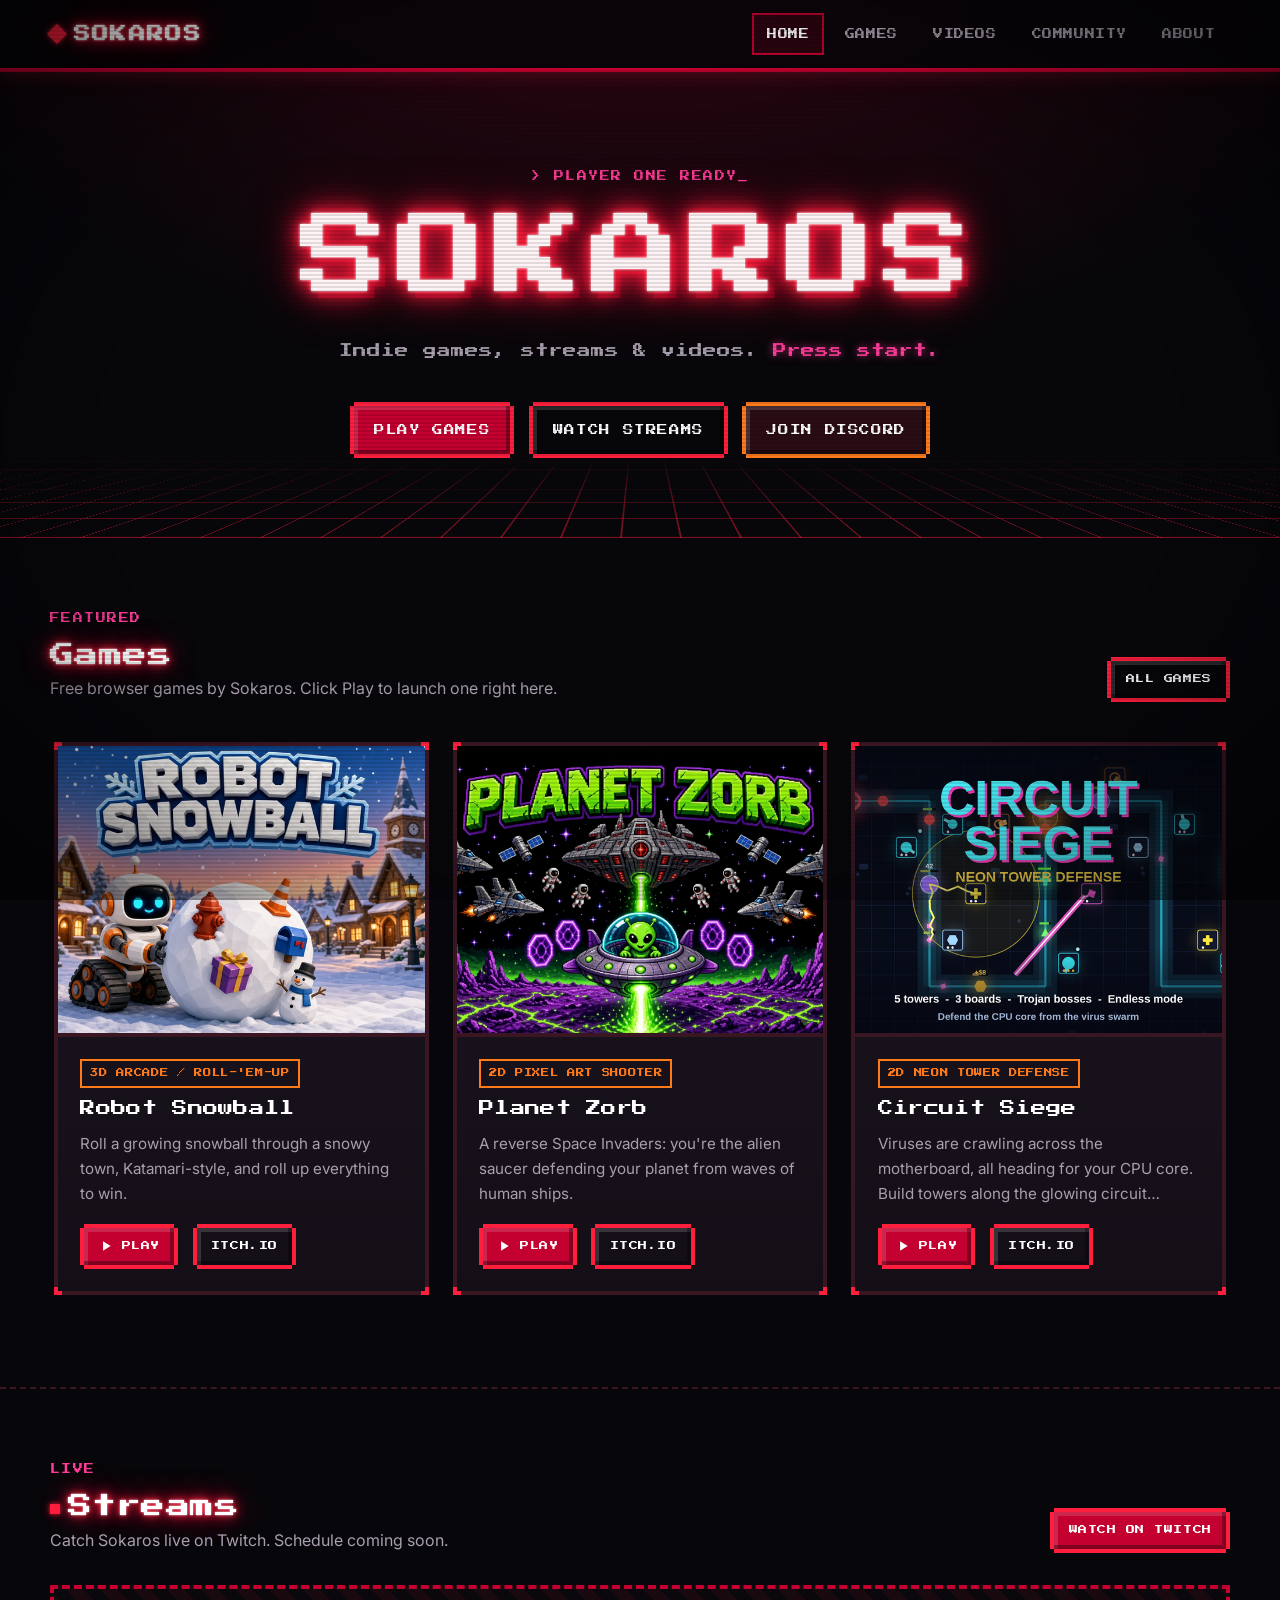
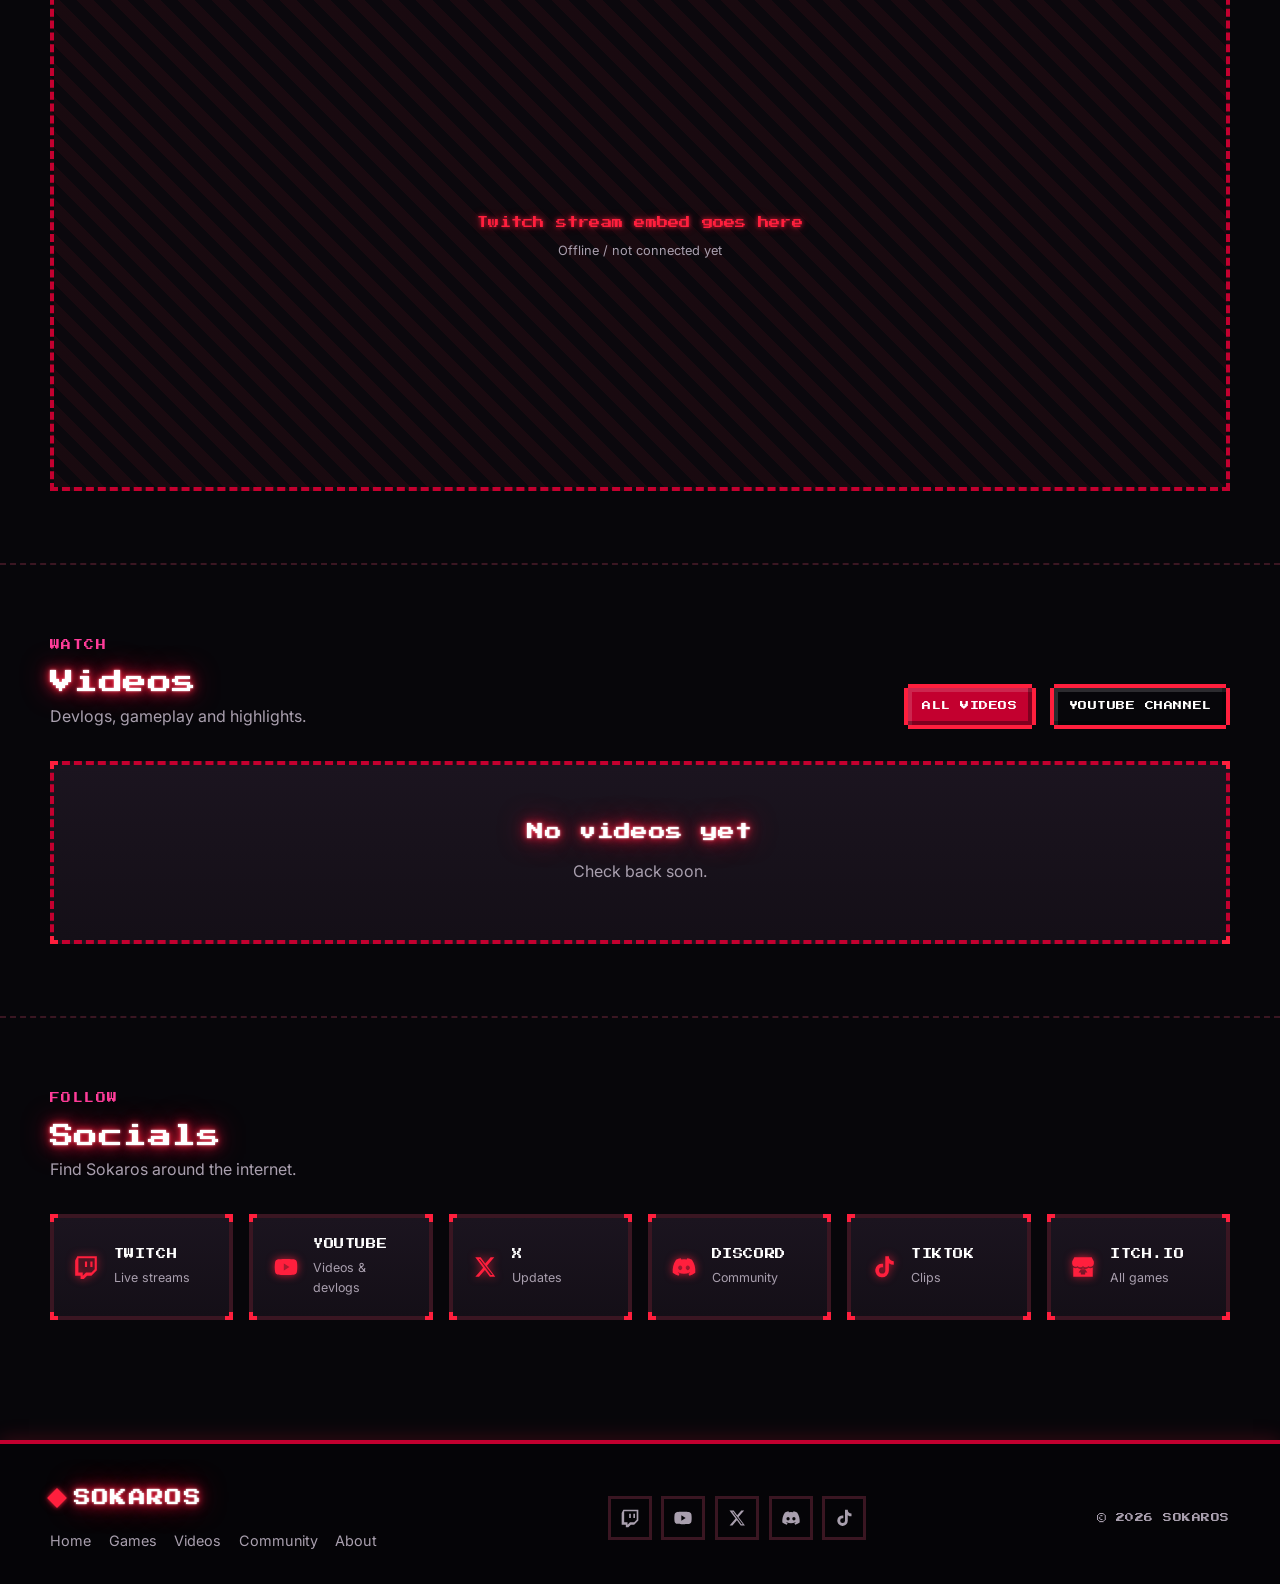
<file: index.html>
<!DOCTYPE html>
<html lang="en">
<head>
  <meta charset="utf-8">
  <meta name="viewport" content="width=device-width, initial-scale=1">
  <title>Sokaros | Games, streams & videos</title>
  <meta name="description" content="Sokaros: indie browser games, streams, videos and community.">
  <meta name="theme-color" content="#07060a">
  <!-- SEAN: add a favicon later, e.g. <link rel="icon" href="assets/favicon.png"> -->
  <link rel="preconnect" href="https://fonts.googleapis.com">
  <link rel="preconnect" href="https://fonts.gstatic.com" crossorigin>
  <link href="https://fonts.googleapis.com/css2?family=Inter:wght@400;500;700&family=Press+Start+2P&display=swap" rel="stylesheet">
  <link rel="stylesheet" href="css/style.css">
</head>
<body class="crt">
  <a class="sr-only" href="#main">Skip to content</a>
  <!-- ===== Shared header / nav (same on every page) ===== -->
  <header class="site-header">
    <div class="container nav">
      <a class="logo" href="index.html"><span class="logo-mark"></span>SOKAROS</a>
      <button class="nav-toggle" type="button" aria-expanded="false" aria-controls="nav-links">MENU</button>
      <nav aria-label="Main">
        <ul class="nav-links" id="nav-links">
          <li><a href="index.html" aria-current="page">Home</a></li>
          <li><a href="games.html">Games</a></li>
          <li><a href="videos.html">Videos</a></li>
          <li><a href="community.html">Community</a></li>
          <li><a href="about.html">About</a></li>
        </ul>
      </nav>
    </div>
  </header>

  <main id="main">
    <!-- ===== HERO ===== -->
    <section class="hero">
      <div class="container">
        <span class="kicker">&gt; Player one ready<span class="blink">_</span></span>
        <h1 class="hero-title" data-text="SOKAROS">SOKAROS</h1>
        <!-- SEAN: EDIT tagline -->
        <p class="hero-tag">Indie games, streams &amp; videos. <span class="accent">Press start.</span></p>
        <div class="btn-row">
          <a class="btn" href="games.html">Play games</a>
          <a class="btn btn-ghost" href="#streams">Watch streams</a>
          <!-- TODO (Sean): Discord invite goes in js/site-config.js -->
          <a class="btn btn-alt" href="#" data-social="discord">Join Discord</a>
        </div>
      </div>
    </section>

    <!-- ===== FEATURED GAMES (built automatically from js/games.js) ===== -->
    <section class="section" id="featured">
      <div class="container">
        <div class="section-head">
          <div>
            <span class="kicker">Featured</span>
            <h2>Games</h2>
            <p class="lead">Free browser games by Sokaros. Click Play to launch one right here.</p>
          </div>
          <a class="btn btn-sm btn-ghost" href="games.html">All games</a>
        </div>
        <div class="strip" id="featured-games">
          <noscript><p class="empty">Enable JavaScript to see the games, or open <a href="games.html">the Games page</a>.</p></noscript>
        </div>
      </div>
    </section>

    <!-- ===== STREAMS ===== -->
    <section class="section" id="streams">
      <div class="container">
        <div class="section-head">
          <div>
            <span class="kicker">Live</span>
            <h2><span class="live-dot"></span>Streams</h2>
            <!-- SEAN: EDIT - add your stream schedule here if you have one -->
            <p class="lead">Catch Sokaros live on Twitch. Schedule coming soon.</p>
          </div>
          <a class="btn btn-sm" href="#" data-social="twitch">Watch on Twitch</a>
        </div>
        <!-- TODO (Sean): replace this placeholder with the Twitch player embed:
             <iframe src="https://player.twitch.tv/?channel=YOUR_CHANNEL&parent=YOUR_DOMAIN" allowfullscreen></iframe>
             (Twitch requires the parent= value to match the site's domain.) -->
        <div class="placeholder wide">
          <div><span class="pixel">Twitch stream embed goes here</span><small>Offline / not connected yet</small></div>
        </div>
      </div>
    </section>

    <!-- ===== VIDEOS (newest 3, built automatically from js/videos.js)
         SEAN: add/edit/remove videos in js/videos.js, not here. ===== -->
    <section class="section" id="videos">
      <div class="container">
        <div class="section-head">
          <div>
            <span class="kicker">Watch</span>
            <h2>Videos</h2>
            <p class="lead">Devlogs, gameplay and highlights.</p>
          </div>
          <div class="btn-row">
            <a class="btn btn-sm" href="videos.html">All videos</a>
            <!-- TODO (Sean): YouTube channel URL goes in js/site-config.js -->
            <a class="btn btn-sm btn-ghost" href="#" data-social="youtube">YouTube channel</a>
          </div>
        </div>
        <div id="latest-videos">
          <noscript><p class="empty">Enable JavaScript to see videos.</p></noscript>
        </div>
      </div>
    </section>

    <!-- ===== SOCIALS ===== -->
    <section class="section" id="socials">
      <div class="container">
        <div class="section-head">
          <div>
            <span class="kicker">Follow</span>
            <h2>Socials</h2>
            <p class="lead">Find Sokaros around the internet.</p>
          </div>
        </div>
        <div class="socials-grid">
          <!-- TODO (Sean): real Twitch URL goes in js/site-config.js (social.twitch) -->
          <a class="panel hoverable social-tile" href="#" data-social="twitch" data-icon="twitch"><span>Twitch<small>Live streams</small></span></a>
          <!-- TODO (Sean): real YouTube URL goes in js/site-config.js (social.youtube) -->
          <a class="panel hoverable social-tile" href="#" data-social="youtube" data-icon="youtube"><span>YouTube<small>Videos &amp; devlogs</small></span></a>
          <!-- TODO (Sean): real X URL goes in js/site-config.js (social.x) -->
          <a class="panel hoverable social-tile" href="#" data-social="x" data-icon="x"><span>X<small>Updates</small></span></a>
          <!-- TODO (Sean): real Discord URL goes in js/site-config.js (social.discord) -->
          <a class="panel hoverable social-tile" href="#" data-social="discord" data-icon="discord"><span>Discord<small>Community</small></span></a>
          <!-- TODO (Sean): real TikTok URL goes in js/site-config.js (social.tiktok) -->
          <a class="panel hoverable social-tile" href="#" data-social="tiktok" data-icon="tiktok"><span>TikTok<small>Clips</small></span></a>
          <!-- TODO (Sean): real itch.io URL goes in js/site-config.js (social.itch) -->
          <a class="panel hoverable social-tile" href="#" data-social="itch" data-icon="itch"><span>itch.io<small>All games</small></span></a>
        </div>
      </div>
    </section>
  </main>

  <!-- ===== Shared footer (same on every page) =====
       Social links: href="#" placeholders. TODO (Sean): set the real URLs in
       js/site-config.js (one place) - they are filled in automatically. -->
  <footer class="site-footer">
    <div class="container footer-inner">
      <div>
        <a class="logo" href="index.html"><span class="logo-mark"></span>SOKAROS</a>
        <nav class="footer-nav" aria-label="Footer" style="margin-top:1rem">
          <a href="index.html">Home</a><a href="games.html">Games</a><a href="videos.html">Videos</a><a href="community.html">Community</a><a href="about.html">About</a>
        </nav>
      </div>
      <div class="footer-social">
        <a href="#" data-social="twitch" data-icon="twitch" aria-label="Twitch"></a>   <!-- TODO (Sean): Twitch -->
        <a href="#" data-social="youtube" data-icon="youtube" aria-label="YouTube"></a> <!-- TODO (Sean): YouTube -->
        <a href="#" data-social="x" data-icon="x" aria-label="X"></a>                   <!-- TODO (Sean): X -->
        <a href="#" data-social="discord" data-icon="discord" aria-label="Discord"></a> <!-- TODO (Sean): Discord -->
        <a href="#" data-social="tiktok" data-icon="tiktok" aria-label="TikTok"></a>    <!-- TODO (Sean): TikTok -->
      </div>
      <p class="copyright">&copy; 2026 SOKAROS</p>
    </div>
  </footer>

  <!-- Data files first, then the shared script -->
  <script src="js/site-config.js"></script>
  <script src="js/games.js"></script>
  <script src="js/videos.js"></script>
  <script src="js/main.js"></script>
</body>
</html>
</file>
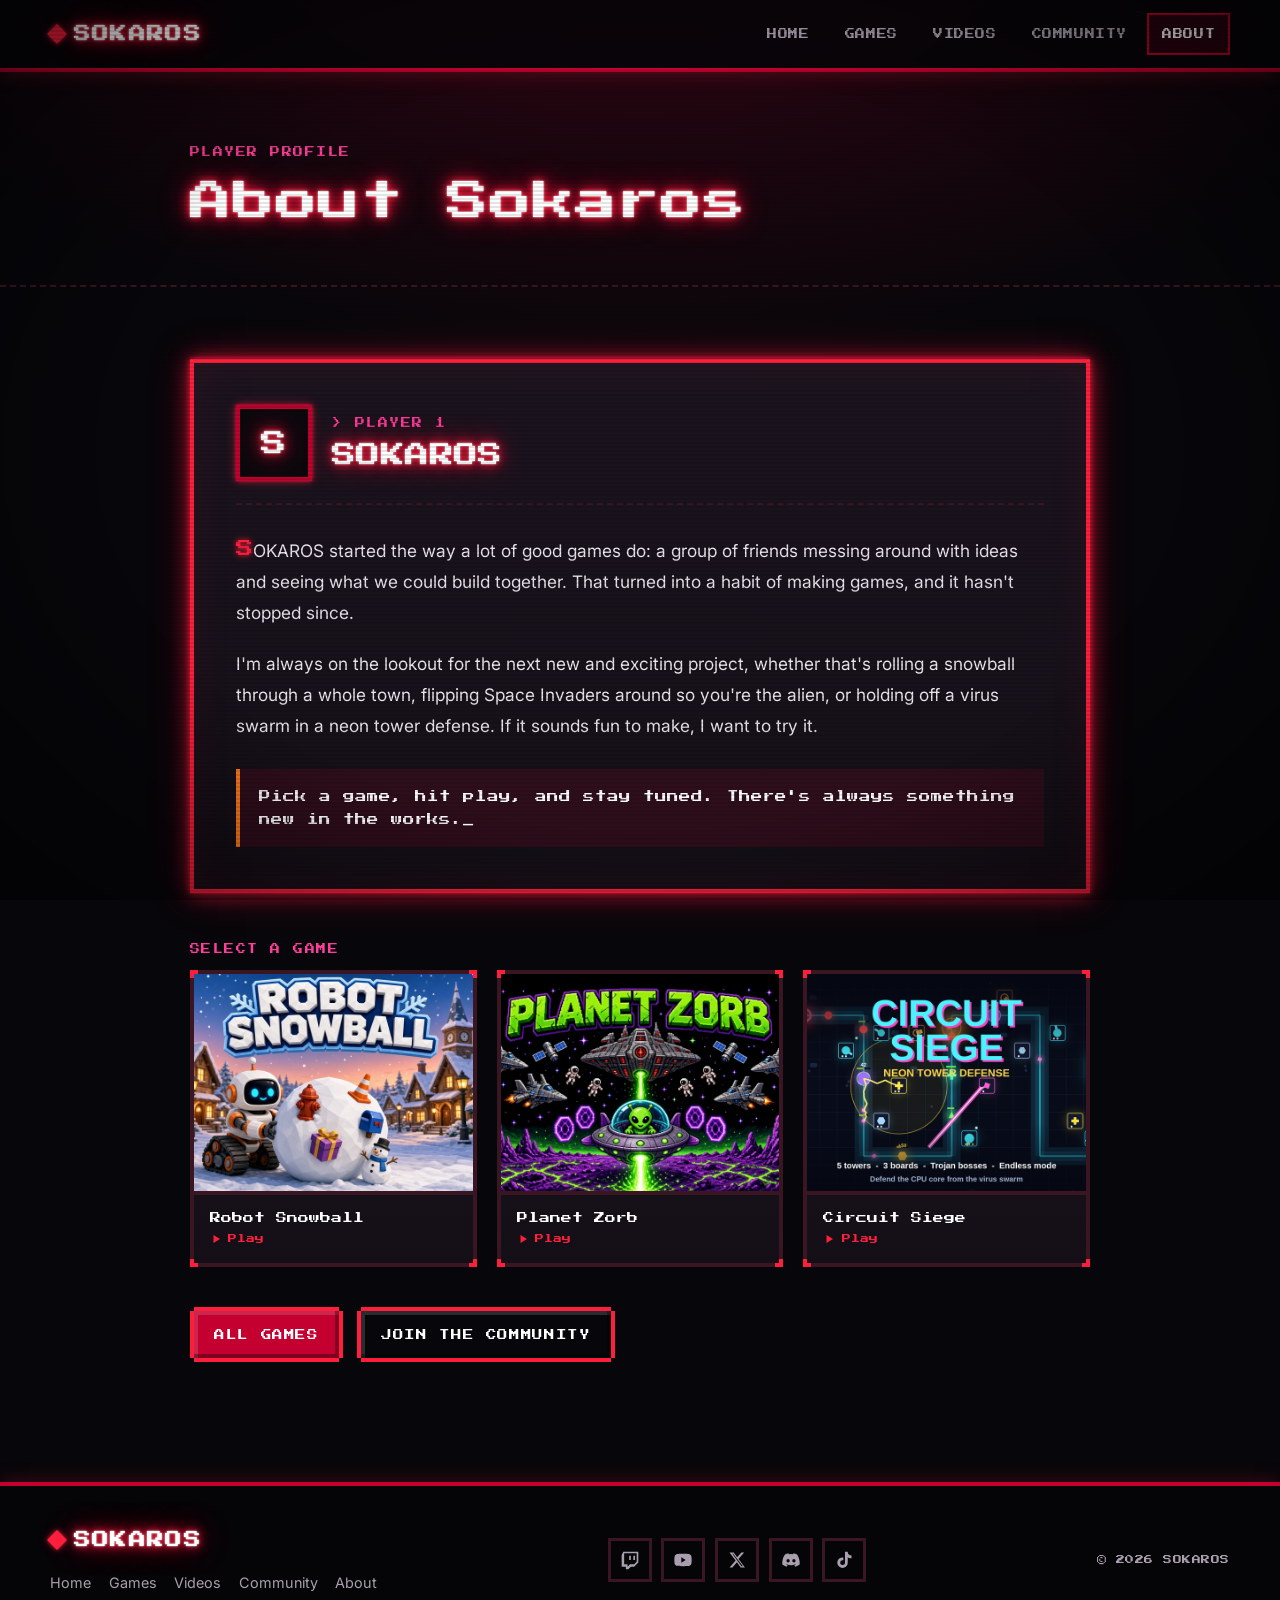
<file: about.html>
<!DOCTYPE html>
<html lang="en">
<head>
  <meta charset="utf-8">
  <meta name="viewport" content="width=device-width, initial-scale=1">
  <title>About | Sokaros</title>
  <meta name="description" content="About Sokaros: a group of friends making games together.">
  <meta name="theme-color" content="#07060a">
  <!-- SEAN: add a favicon later, e.g. <link rel="icon" href="assets/favicon.png"> -->
  <link rel="preconnect" href="https://fonts.googleapis.com">
  <link rel="preconnect" href="https://fonts.gstatic.com" crossorigin>
  <link href="https://fonts.googleapis.com/css2?family=Inter:wght@400;500;700&family=Press+Start+2P&display=swap" rel="stylesheet">
  <link rel="stylesheet" href="css/style.css">
</head>
<body class="crt">
  <a class="sr-only" href="#main">Skip to content</a>
  <!-- ===== Shared header / nav (same on every page) ===== -->
  <header class="site-header">
    <div class="container nav">
      <a class="logo" href="index.html"><span class="logo-mark"></span>SOKAROS</a>
      <button class="nav-toggle" type="button" aria-expanded="false" aria-controls="nav-links">MENU</button>
      <nav aria-label="Main">
        <ul class="nav-links" id="nav-links">
          <li><a href="index.html">Home</a></li>
          <li><a href="games.html">Games</a></li>
          <li><a href="videos.html">Videos</a></li>
          <li><a href="community.html">Community</a></li>
          <li><a href="about.html" aria-current="page">About</a></li>
        </ul>
      </nav>
    </div>
  </header>

  <main id="main">
    <section class="page-hero">
      <div class="container about-wrap">
        <span class="kicker">Player profile</span>
        <h1>About Sokaros</h1>
      </div>
    </section>

    <section class="section">
      <div class="container about-wrap">
        <!-- ===== BIO (Sean's text). SEAN: EDIT the paragraphs below to update it. ===== -->
        <article class="panel bio-card">
          <div class="bio-head">
            <!-- TODO (Sean): optional - swap this pixel badge for a logo/avatar image,
                 e.g. <img class="bio-avatar" src="assets/your-avatar.png" alt="Sokaros"> -->
            <div class="bio-avatar" aria-hidden="true">S</div>
            <div>
              <span class="kicker">&gt; Player 1</span>
              <h2>SOKAROS</h2>
            </div>
          </div>
          <div class="bio-text">
            <p>SOKAROS started the way a lot of good games do: a group of friends messing around with ideas and seeing what we could build together. That turned into a habit of making games, and it hasn't stopped since.</p>
            <p>I'm always on the lookout for the next new and exciting project, whether that's rolling a snowball through a whole town, flipping Space Invaders around so you're the alien, or holding off a virus swarm in a neon tower defense. If it sounds fun to make, I want to try it.</p>
            <p class="bio-sign">Pick a game, hit play, and stay tuned. There's always something new in the works.<span class="blink">_</span></p>
          </div>
        </article>

        <!-- ===== GAMES ROW (built automatically from js/games.js) ===== -->
        <div class="about-games">
          <span class="kicker">Select a game</span>
          <div class="mini-games" id="about-games">
            <noscript><a href="games.html">See all games</a></noscript>
          </div>
        </div>

        <div class="btn-row about-ctas">
          <a class="btn" href="games.html">All games</a>
          <a class="btn btn-ghost" href="community.html">Join the community</a>
        </div>
      </div>
    </section>
  </main>

  <!-- ===== Shared footer (same on every page) =====
       Social links: href="#" placeholders. TODO (Sean): set the real URLs in
       js/site-config.js (one place) - they are filled in automatically. -->
  <footer class="site-footer">
    <div class="container footer-inner">
      <div>
        <a class="logo" href="index.html"><span class="logo-mark"></span>SOKAROS</a>
        <nav class="footer-nav" aria-label="Footer" style="margin-top:1rem">
          <a href="index.html">Home</a><a href="games.html">Games</a><a href="videos.html">Videos</a><a href="community.html">Community</a><a href="about.html">About</a>
        </nav>
      </div>
      <div class="footer-social">
        <a href="#" data-social="twitch" data-icon="twitch" aria-label="Twitch"></a>   <!-- TODO (Sean): Twitch -->
        <a href="#" data-social="youtube" data-icon="youtube" aria-label="YouTube"></a> <!-- TODO (Sean): YouTube -->
        <a href="#" data-social="x" data-icon="x" aria-label="X"></a>                   <!-- TODO (Sean): X -->
        <a href="#" data-social="discord" data-icon="discord" aria-label="Discord"></a> <!-- TODO (Sean): Discord -->
        <a href="#" data-social="tiktok" data-icon="tiktok" aria-label="TikTok"></a>    <!-- TODO (Sean): TikTok -->
      </div>
      <p class="copyright">&copy; 2026 SOKAROS</p>
    </div>
  </footer>

  <!-- Data files first, then the shared script -->
  <script src="js/site-config.js"></script>
  <script src="js/games.js"></script>
  <script src="js/main.js"></script>
</body>
</html>
</file>
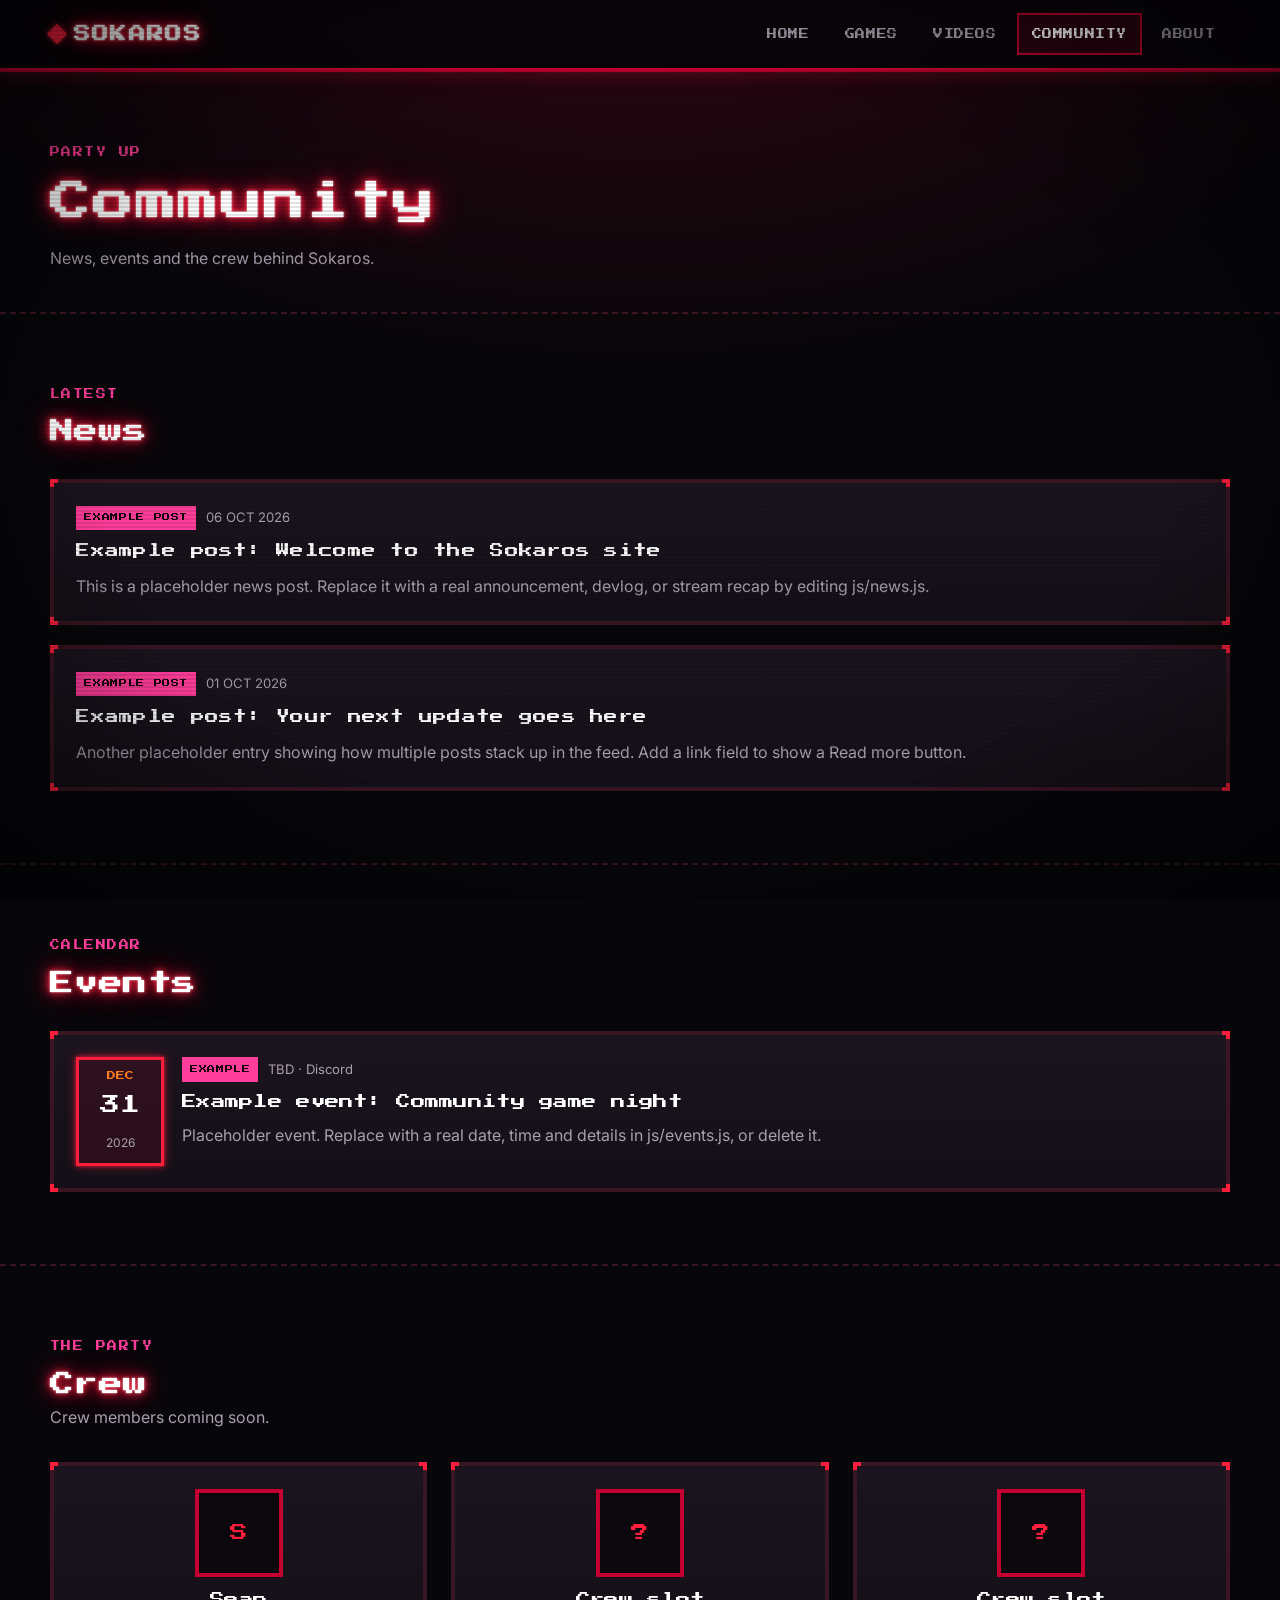
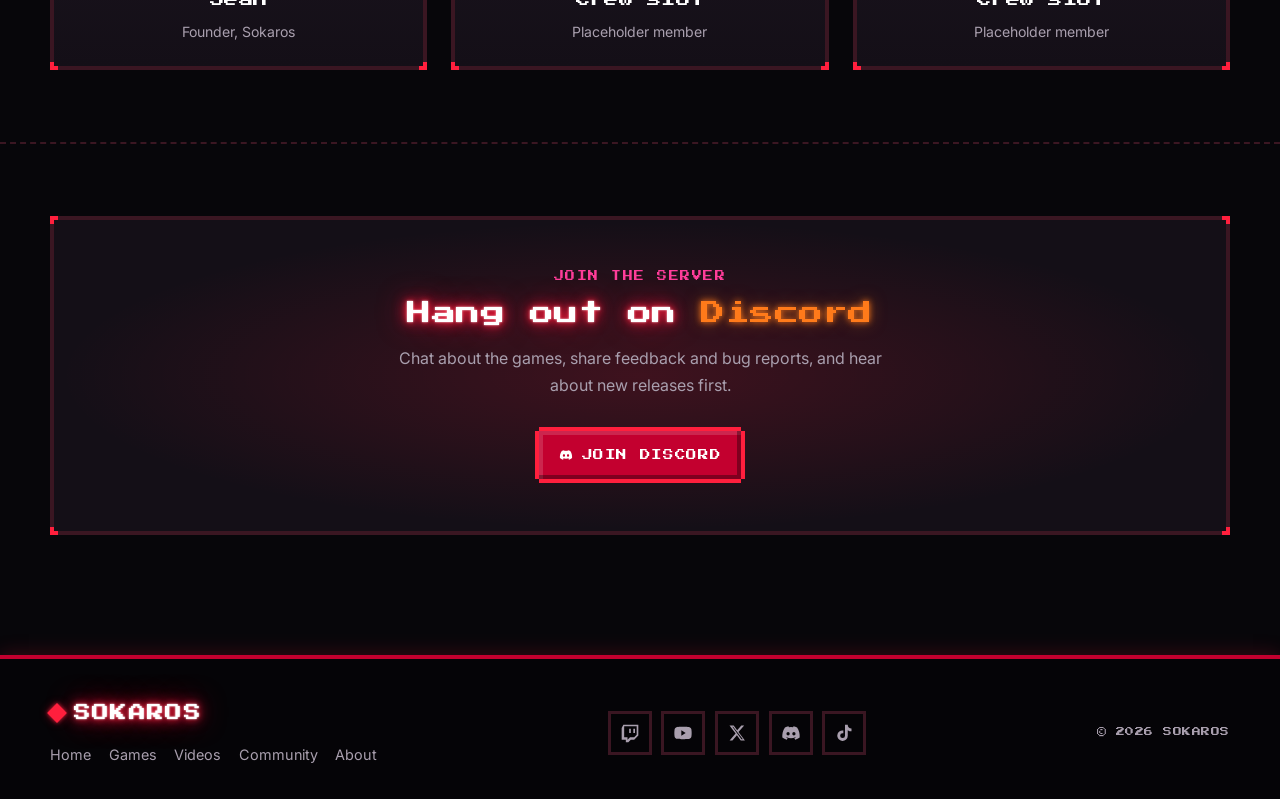
<file: community.html>
<!DOCTYPE html>
<html lang="en">
<head>
  <meta charset="utf-8">
  <meta name="viewport" content="width=device-width, initial-scale=1">
  <title>Community | Sokaros</title>
  <meta name="description" content="Sokaros news, events, crew and Discord.">
  <meta name="theme-color" content="#07060a">
  <!-- SEAN: add a favicon later, e.g. <link rel="icon" href="assets/favicon.png"> -->
  <link rel="preconnect" href="https://fonts.googleapis.com">
  <link rel="preconnect" href="https://fonts.gstatic.com" crossorigin>
  <link href="https://fonts.googleapis.com/css2?family=Inter:wght@400;500;700&family=Press+Start+2P&display=swap" rel="stylesheet">
  <link rel="stylesheet" href="css/style.css">
</head>
<body class="crt">
  <a class="sr-only" href="#main">Skip to content</a>
  <!-- ===== Shared header / nav (same on every page) ===== -->
  <header class="site-header">
    <div class="container nav">
      <a class="logo" href="index.html"><span class="logo-mark"></span>SOKAROS</a>
      <button class="nav-toggle" type="button" aria-expanded="false" aria-controls="nav-links">MENU</button>
      <nav aria-label="Main">
        <ul class="nav-links" id="nav-links">
          <li><a href="index.html">Home</a></li>
          <li><a href="games.html">Games</a></li>
          <li><a href="videos.html">Videos</a></li>
          <li><a href="community.html" aria-current="page">Community</a></li>
          <li><a href="about.html">About</a></li>
        </ul>
      </nav>
    </div>
  </header>

  <main id="main">
    <section class="page-hero">
      <div class="container">
        <span class="kicker">Party up</span>
        <h1>Community</h1>
        <p class="lead">News, events and the crew behind Sokaros.</p>
      </div>
    </section>

    <!-- ===== NEWS (built from js/news.js - SEAN: edit posts there) ===== -->
    <section class="section" id="news">
      <div class="container">
        <div class="section-head"><div><span class="kicker">Latest</span><h2>News</h2></div></div>
        <div class="feed" id="news-feed">
          <noscript><p class="empty">Enable JavaScript to see the news feed.</p></noscript>
        </div>
      </div>
    </section>

    <!-- ===== EVENTS (built from js/events.js - SEAN: edit events there) ===== -->
    <section class="section" id="events">
      <div class="container">
        <div class="section-head"><div><span class="kicker">Calendar</span><h2>Events</h2></div></div>
        <div class="feed" id="events-list">
          <noscript><p class="empty">Enable JavaScript to see events.</p></noscript>
        </div>
      </div>
    </section>

    <!-- ===== CREW / MEMBERS (placeholder)
         SEAN: EDIT - replace the placeholder cards with real crew members
         (name, role, optional avatar <img>). Copy a card to add more. ===== -->
    <section class="section" id="crew">
      <div class="container">
        <div class="section-head"><div><span class="kicker">The party</span><h2>Crew</h2><p class="lead">Crew members coming soon.</p></div></div>
        <div class="grid grid-3">
          <div class="panel member panel-body">
            <div class="avatar-ph">S</div>
            <h3>Sean</h3>
            <p>Founder, Sokaros</p> <!-- TODO (Sean): your role/title -->
          </div>
          <div class="panel member panel-body">
            <div class="avatar-ph">?</div>
            <h3>Crew slot</h3>
            <p>Placeholder member</p>
          </div>
          <div class="panel member panel-body">
            <div class="avatar-ph">?</div>
            <h3>Crew slot</h3>
            <p>Placeholder member</p>
          </div>
        </div>
      </div>
    </section>

    <!-- ===== DISCORD CTA ===== -->
    <section class="section" id="discord">
      <div class="container">
        <div class="panel cta">
          <span class="kicker">Join the server</span>
          <h2>Hang out on <span class="accent">Discord</span></h2>
          <!-- SEAN: EDIT pitch text -->
          <p>Chat about the games, share feedback and bug reports, and hear about new releases first.</p>
          <!-- TODO (Sean): Discord invite URL goes in js/site-config.js (social.discord) -->
          <a class="btn" href="#" data-social="discord" data-icon="discord">Join Discord</a>
        </div>
      </div>
    </section>
  </main>

  <!-- ===== Shared footer (same on every page) =====
       Social links: href="#" placeholders. TODO (Sean): set the real URLs in
       js/site-config.js (one place) - they are filled in automatically. -->
  <footer class="site-footer">
    <div class="container footer-inner">
      <div>
        <a class="logo" href="index.html"><span class="logo-mark"></span>SOKAROS</a>
        <nav class="footer-nav" aria-label="Footer" style="margin-top:1rem">
          <a href="index.html">Home</a><a href="games.html">Games</a><a href="videos.html">Videos</a><a href="community.html">Community</a><a href="about.html">About</a>
        </nav>
      </div>
      <div class="footer-social">
        <a href="#" data-social="twitch" data-icon="twitch" aria-label="Twitch"></a>   <!-- TODO (Sean): Twitch -->
        <a href="#" data-social="youtube" data-icon="youtube" aria-label="YouTube"></a> <!-- TODO (Sean): YouTube -->
        <a href="#" data-social="x" data-icon="x" aria-label="X"></a>                   <!-- TODO (Sean): X -->
        <a href="#" data-social="discord" data-icon="discord" aria-label="Discord"></a> <!-- TODO (Sean): Discord -->
        <a href="#" data-social="tiktok" data-icon="tiktok" aria-label="TikTok"></a>    <!-- TODO (Sean): TikTok -->
      </div>
      <p class="copyright">&copy; 2026 SOKAROS</p>
    </div>
  </footer>

  <!-- Data files first, then the shared script -->
  <script src="js/site-config.js"></script>
  <script src="js/news.js"></script>
  <script src="js/events.js"></script>
  <script src="js/main.js"></script>
</body>
</html>
</file>
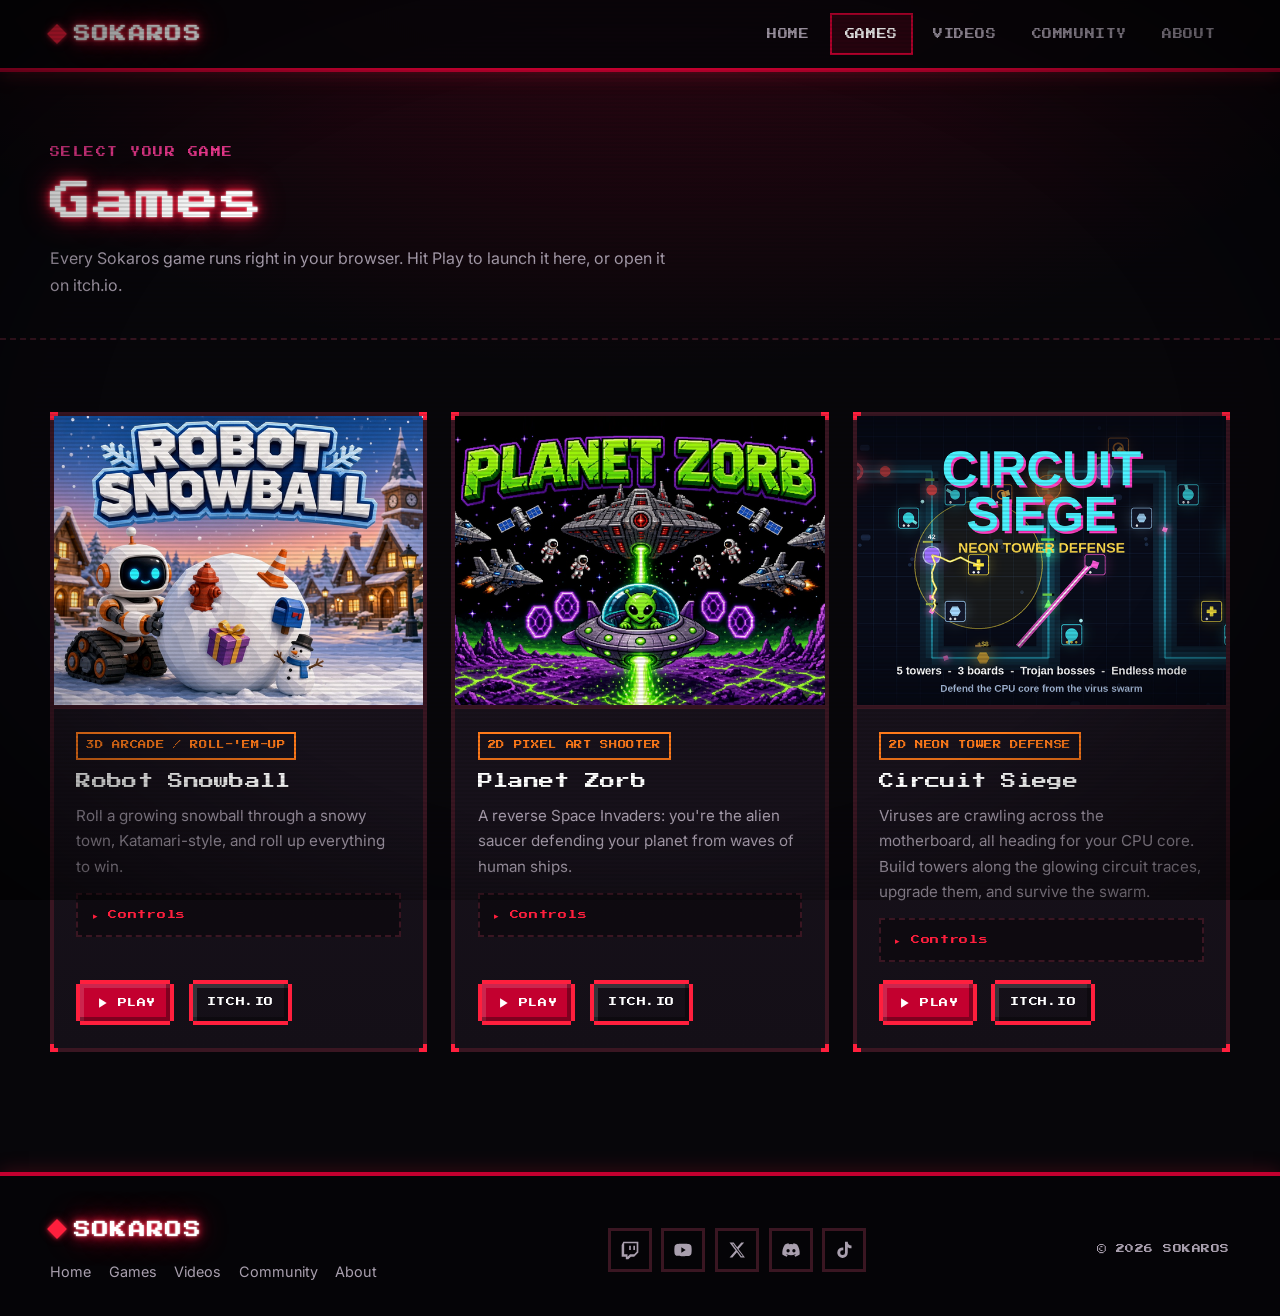
<file: games.html>
<!DOCTYPE html>
<html lang="en">
<head>
  <meta charset="utf-8">
  <meta name="viewport" content="width=device-width, initial-scale=1">
  <title>Games | Sokaros</title>
  <meta name="description" content="Play Sokaros games in your browser: Robot Snowball, Planet Zorb and Circuit Siege.">
  <meta name="theme-color" content="#07060a">
  <!-- SEAN: add a favicon later, e.g. <link rel="icon" href="assets/favicon.png"> -->
  <link rel="preconnect" href="https://fonts.googleapis.com">
  <link rel="preconnect" href="https://fonts.gstatic.com" crossorigin>
  <link href="https://fonts.googleapis.com/css2?family=Inter:wght@400;500;700&family=Press+Start+2P&display=swap" rel="stylesheet">
  <link rel="stylesheet" href="css/style.css">
</head>
<body class="crt">
  <a class="sr-only" href="#main">Skip to content</a>
  <!-- ===== Shared header / nav (same on every page) ===== -->
  <header class="site-header">
    <div class="container nav">
      <a class="logo" href="index.html"><span class="logo-mark"></span>SOKAROS</a>
      <button class="nav-toggle" type="button" aria-expanded="false" aria-controls="nav-links">MENU</button>
      <nav aria-label="Main">
        <ul class="nav-links" id="nav-links">
          <li><a href="index.html">Home</a></li>
          <li><a href="games.html" aria-current="page">Games</a></li>
          <li><a href="videos.html">Videos</a></li>
          <li><a href="community.html">Community</a></li>
          <li><a href="about.html">About</a></li>
        </ul>
      </nav>
    </div>
  </header>

  <main id="main">
    <section class="page-hero">
      <div class="container">
        <span class="kicker">Select your game</span>
        <h1>Games</h1>
        <p class="lead">Every Sokaros game runs right in your browser. Hit Play to launch it here, or open it on itch.io.</p>
      </div>
    </section>

    <section class="section">
      <div class="container">
        <!-- Cards are built automatically from js/games.js.
             SEAN: to add/edit a game or its itch.io IDs, edit js/games.js only. -->
        <div class="grid grid-3" id="games-grid">
          <noscript><p class="empty">Enable JavaScript to see the games.</p></noscript>
        </div>
      </div>
    </section>
  </main>

  <!-- ===== PLAY WINDOW (filled in by js/main.js when you click Play).
       The itch.io iframe is only created on click, and removed on close. ===== -->
  <div class="modal" id="play-modal" role="dialog" aria-modal="true" aria-labelledby="play-title" aria-hidden="true">
    <div class="modal-backdrop" data-close></div>
    <div class="modal-dialog game-dialog">
      <div class="modal-head">
        <h2 id="play-title">Game</h2>
        <button class="modal-close" type="button" data-close aria-label="Close">X</button>
      </div>
      <div class="modal-body">
        <!-- The game iframe is rendered at its native size (width/height in js/games.js)
             and scaled to fit with a CSS transform, so nothing is ever cropped. -->
        <div class="game-stage" id="play-stage">
          <div class="game-box" id="play-frame"></div>
        </div>
        <div class="embed-toolbar">
          <div class="btn-row">
            <button class="btn btn-sm" type="button" id="play-fullscreen" data-icon="full">Fullscreen</button>
            <a class="btn btn-sm btn-alt" id="play-itch" href="#" target="_blank" rel="noopener" hidden>Play on itch.io</a>
            <button class="btn btn-sm btn-ghost" type="button" id="play-to-comments" hidden>Comments</button>
          </div>
          <span class="hint">Click inside the game to give it keyboard focus. If it won't load here, use Play on itch.io.</span>
        </div>
        <div class="modal-info">
          <div>
            <span class="tag" id="play-genre"></span>
            <p id="play-desc" style="color:var(--muted)"></p>
            <ul id="play-features"></ul>
          </div>
          <div class="controls">
            <span class="pixel" style="font-size:.56rem;color:var(--red)">Controls</span>
            <dl class="kv" id="play-controls"></dl>
          </div>
        </div>
        <div id="play-widget" hidden></div>
        <!-- ===== COMMENTS (giscus / GitHub Discussions). Loaded only while the
             Play window is open; one thread per game. Config: js/site-config.js ===== -->
        <section class="game-comments" id="play-comments-section" aria-labelledby="play-comments-title" hidden>
          <h3 id="play-comments-title"><span class="live-dot"></span>Comments</h3>
          <p class="comments-hint">Sign in with GitHub to leave a comment.</p>
          <div class="giscus"></div>
        </section>
      </div>
    </div>
  </div>

  <!-- ===== Shared footer (same on every page) =====
       Social links: href="#" placeholders. TODO (Sean): set the real URLs in
       js/site-config.js (one place) - they are filled in automatically. -->
  <footer class="site-footer">
    <div class="container footer-inner">
      <div>
        <a class="logo" href="index.html"><span class="logo-mark"></span>SOKAROS</a>
        <nav class="footer-nav" aria-label="Footer" style="margin-top:1rem">
          <a href="index.html">Home</a><a href="games.html">Games</a><a href="videos.html">Videos</a><a href="community.html">Community</a><a href="about.html">About</a>
        </nav>
      </div>
      <div class="footer-social">
        <a href="#" data-social="twitch" data-icon="twitch" aria-label="Twitch"></a>   <!-- TODO (Sean): Twitch -->
        <a href="#" data-social="youtube" data-icon="youtube" aria-label="YouTube"></a> <!-- TODO (Sean): YouTube -->
        <a href="#" data-social="x" data-icon="x" aria-label="X"></a>                   <!-- TODO (Sean): X -->
        <a href="#" data-social="discord" data-icon="discord" aria-label="Discord"></a> <!-- TODO (Sean): Discord -->
        <a href="#" data-social="tiktok" data-icon="tiktok" aria-label="TikTok"></a>    <!-- TODO (Sean): TikTok -->
      </div>
      <p class="copyright">&copy; 2026 SOKAROS</p>
    </div>
  </footer>

  <!-- Data files first, then the shared script -->
  <script src="js/site-config.js"></script>
  <script src="js/games.js"></script>
  <script src="js/main.js"></script>
</body>
</html>
</file>
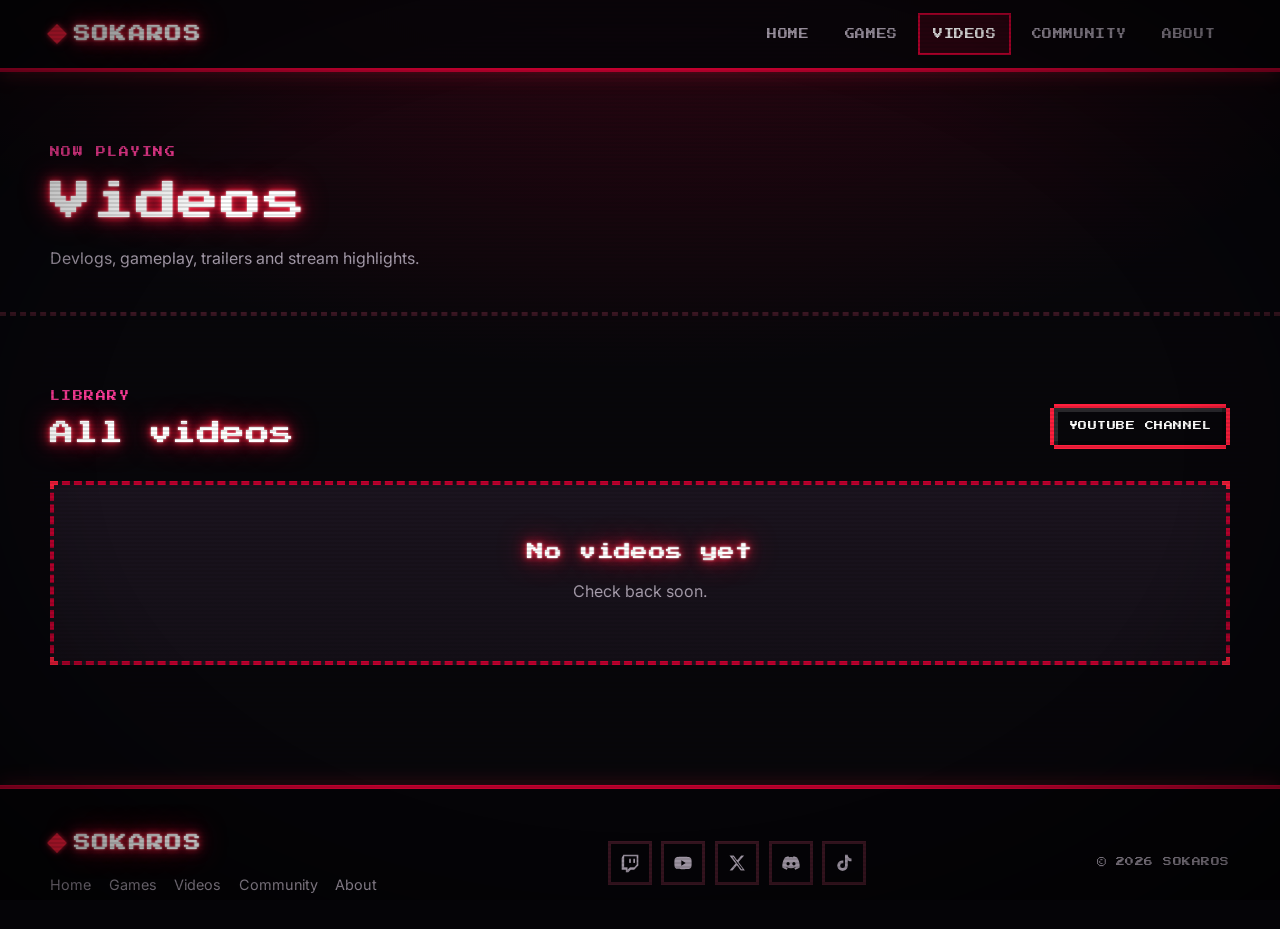
<file: videos.html>
<!DOCTYPE html>
<html lang="en">
<head>
  <meta charset="utf-8">
  <meta name="viewport" content="width=device-width, initial-scale=1">
  <title>Videos | Sokaros</title>
  <meta name="description" content="Sokaros videos: devlogs, gameplay, trailers and stream highlights.">
  <meta name="theme-color" content="#07060a">
  <!-- SEAN: add a favicon later, e.g. <link rel="icon" href="assets/favicon.png"> -->
  <link rel="preconnect" href="https://fonts.googleapis.com">
  <link rel="preconnect" href="https://fonts.gstatic.com" crossorigin>
  <link href="https://fonts.googleapis.com/css2?family=Inter:wght@400;500;700&family=Press+Start+2P&display=swap" rel="stylesheet">
  <link rel="stylesheet" href="css/style.css">
</head>
<body class="crt">
  <a class="sr-only" href="#main">Skip to content</a>
  <!-- ===== Shared header / nav (same on every page) ===== -->
  <header class="site-header">
    <div class="container nav">
      <a class="logo" href="index.html"><span class="logo-mark"></span>SOKAROS</a>
      <button class="nav-toggle" type="button" aria-expanded="false" aria-controls="nav-links">MENU</button>
      <nav aria-label="Main">
        <ul class="nav-links" id="nav-links">
          <li><a href="index.html">Home</a></li>
          <li><a href="games.html">Games</a></li>
          <li><a href="videos.html" aria-current="page">Videos</a></li>
          <li><a href="community.html">Community</a></li>
          <li><a href="about.html">About</a></li>
        </ul>
      </nav>
    </div>
  </header>

  <main id="main">
    <section class="page-hero">
      <div class="container">
        <span class="kicker">Now playing</span>
        <h1>Videos</h1>
        <p class="lead">Devlogs, gameplay, trailers and stream highlights.</p>
      </div>
    </section>

    <!-- Everything below is built automatically from js/videos.js.
         SEAN: add / edit / remove videos in js/videos.js only. -->
    <section class="section" id="video-featured-wrap" hidden>
      <div class="container" id="video-featured"></div>
    </section>

    <section class="section">
      <div class="container">
        <div class="section-head">
          <div><span class="kicker">Library</span><h2>All videos</h2></div>
          <a class="btn btn-sm btn-ghost" href="#" data-social="youtube">YouTube channel</a> <!-- TODO (Sean): URL in js/site-config.js -->
        </div>
        <div class="filters" id="video-filters" role="toolbar" aria-label="Filter videos by category" hidden></div>
        <div id="video-grid">
          <noscript><p class="empty">Enable JavaScript to see videos.</p></noscript>
        </div>
      </div>
    </section>
  </main>

  <!-- ===== VIDEO PLAYER WINDOW (filled in by js/main.js).
       The player is only created when a video is clicked, and removed on close. ===== -->
  <div class="modal" id="video-modal" role="dialog" aria-modal="true" aria-labelledby="video-title" aria-hidden="true">
    <div class="modal-backdrop" data-close></div>
    <div class="modal-dialog">
      <div class="modal-head">
        <h2 id="video-title">Video</h2>
        <button class="modal-close" type="button" data-close aria-label="Close">X</button>
      </div>
      <div class="modal-body">
        <div class="embed-frame" id="video-frame"></div>
        <div class="embed-toolbar">
          <div class="post-meta" id="video-meta" style="margin:0"></div>
          <a class="btn btn-sm btn-alt" id="video-ext" href="#" target="_blank" rel="noopener">Watch on YouTube</a>
        </div>
        <p id="video-desc" style="margin:0;color:var(--muted)"></p>
      </div>
    </div>
  </div>

  <!-- ===== Shared footer (same on every page) =====
       Social links: href="#" placeholders. TODO (Sean): set the real URLs in
       js/site-config.js (one place) - they are filled in automatically. -->
  <footer class="site-footer">
    <div class="container footer-inner">
      <div>
        <a class="logo" href="index.html"><span class="logo-mark"></span>SOKAROS</a>
        <nav class="footer-nav" aria-label="Footer" style="margin-top:1rem">
          <a href="index.html">Home</a><a href="games.html">Games</a><a href="videos.html">Videos</a><a href="community.html">Community</a><a href="about.html">About</a>
        </nav>
      </div>
      <div class="footer-social">
        <a href="#" data-social="twitch" data-icon="twitch" aria-label="Twitch"></a>   <!-- TODO (Sean): Twitch -->
        <a href="#" data-social="youtube" data-icon="youtube" aria-label="YouTube"></a> <!-- TODO (Sean): YouTube -->
        <a href="#" data-social="x" data-icon="x" aria-label="X"></a>                   <!-- TODO (Sean): X -->
        <a href="#" data-social="discord" data-icon="discord" aria-label="Discord"></a> <!-- TODO (Sean): Discord -->
        <a href="#" data-social="tiktok" data-icon="tiktok" aria-label="TikTok"></a>    <!-- TODO (Sean): TikTok -->
      </div>
      <p class="copyright">&copy; 2026 SOKAROS</p>
    </div>
  </footer>

  <!-- Data files first, then the shared script -->
  <script src="js/site-config.js"></script>
  <script src="js/games.js"></script>
  <script src="js/videos.js"></script>
  <script src="js/main.js"></script>
</body>
</html>
</file>
<file: css/style.css>
/* =====================================================================
   SOKAROS - shared stylesheet
   Dark + red neon + retro pixel. No build step.
   SEAN: brand colours live in the :root variables right below.
   ===================================================================== */

:root {
  /* --- Brand palette (EDIT to retheme the whole site) --- */
  --bg: #07060a;
  --bg-2: #0e0b12;
  --panel: #140f17;
  --panel-2: #1b141f;
  --red: #ff1f3d;          /* primary neon */
  --crimson: #c3002f;      /* deep primary */
  --pink: #ff3d9a;         /* secondary - use sparingly */
  --orange: #ff7a1a;       /* secondary - use sparingly */
  --text: #ece6ee;
  --muted: #a99fae;
  --line: #3a1622;

  --glow-sm: 0 0 4px rgba(255, 31, 61, .8), 0 0 10px rgba(255, 31, 61, .45);
  --glow-md: 0 0 6px rgba(255, 31, 61, .9), 0 0 18px rgba(255, 31, 61, .6), 0 0 36px rgba(195, 0, 47, .45);
  --text-glow: 0 0 2px #fff, 0 0 6px var(--red), 0 0 14px var(--red), 0 0 28px var(--crimson);

  --font-pixel: "Press Start 2P", "VT323", monospace;
  --font-body: "Inter", system-ui, -apple-system, "Segoe UI", Roboto, sans-serif;
  --maxw: 1180px;
  --px: 4px; /* pixel unit for chunky borders */
}

*, *::before, *::after { box-sizing: border-box; }
html { scroll-behavior: smooth; }
body {
  margin: 0;
  background:
    radial-gradient(ellipse 90% 700px at 50% -120px, rgba(195, 0, 47, .26), transparent 70%) no-repeat,
    var(--bg);
  color: var(--text);
  font-family: var(--font-body);
  font-size: 16px;
  line-height: 1.65;
  min-height: 100vh;
  display: flex;
  flex-direction: column;
  -webkit-font-smoothing: antialiased;
}
main { flex: 1; }
img { max-width: 100%; display: block; }
a { color: var(--red); text-decoration: none; }
a:hover { color: #fff; text-shadow: var(--text-glow); }
:focus-visible { outline: 3px dashed var(--orange); outline-offset: 3px; }

/* ---------- CRT scanline overlay ---------- */
.crt::before {
  content: "";
  position: fixed; inset: 0;
  pointer-events: none;
  z-index: 9999;
  background: repeating-linear-gradient(
    to bottom,
    rgba(0, 0, 0, 0) 0px,
    rgba(0, 0, 0, 0) 2px,
    rgba(0, 0, 0, .22) 3px,
    rgba(0, 0, 0, 0) 4px
  );
  mix-blend-mode: multiply;
}
.crt::after { /* soft vignette */
  content: "";
  position: fixed; inset: 0;
  pointer-events: none;
  z-index: 9998;
  background: radial-gradient(ellipse at center, transparent 60%, rgba(0, 0, 0, .55) 100%);
}
@media (prefers-reduced-motion: no-preference) {
  .crt::before { animation: scan-flicker 6s steps(60) infinite; }
}
@keyframes scan-flicker { 0%, 100% { opacity: .9; } 50% { opacity: 1; } 52% { opacity: .82; } 54% { opacity: 1; } }

/* ---------- Layout helpers ---------- */
.container { width: min(100% - 2.5rem, var(--maxw)); margin-inline: auto; }
.section { padding: 4.5rem 0; }
.section + .section { border-top: 2px dashed var(--line); }
.section-head { display: flex; align-items: end; justify-content: space-between; gap: 1rem; flex-wrap: wrap; margin-bottom: 2rem; }
.lead { color: var(--muted); max-width: 62ch; margin: .25rem 0 0; }
.grid { display: grid; gap: 1.5rem; }
.grid-3 { grid-template-columns: repeat(auto-fill, minmax(290px, 1fr)); }
.grid-2 { grid-template-columns: repeat(auto-fill, minmax(320px, 1fr)); }

/* ---------- Pixel headings ---------- */
h1, h2, h3, .pixel {
  font-family: var(--font-pixel);
  font-weight: 400;
  line-height: 1.35;
  letter-spacing: .02em;
}
h2 { font-size: clamp(1.05rem, 2.6vw, 1.5rem); margin: 0; color: #fff; text-shadow: var(--text-glow); }
h3 { font-size: .9rem; margin: 0 0 .6rem; color: #fff; }
h2 .accent, .accent { color: var(--orange); text-shadow: 0 0 6px var(--orange), 0 0 16px rgba(255, 122, 26, .5); }
.kicker { font-family: var(--font-pixel); font-size: .62rem; color: var(--pink); letter-spacing: .15em; text-transform: uppercase; display: block; margin-bottom: .8rem; }

/* ---------- Header / nav ---------- */
.site-header {
  position: sticky; top: 0; z-index: 50;
  background: rgba(7, 6, 10, .88);
  backdrop-filter: blur(6px);
  border-bottom: var(--px) solid var(--crimson);
  box-shadow: 0 2px 18px rgba(255, 31, 61, .25);
}
.nav { display: flex; align-items: center; justify-content: space-between; height: 68px; gap: 1rem; }
.logo {
  font-family: var(--font-pixel); font-size: 1.05rem; color: #fff;
  text-shadow: var(--text-glow); letter-spacing: .08em;
  display: inline-flex; align-items: center; gap: .6rem;
}
.logo-mark { /* little pixel diamond */
  width: 14px; height: 14px; background: var(--red);
  box-shadow: var(--glow-sm); transform: rotate(45deg); image-rendering: pixelated;
}
.nav-links { display: flex; gap: .35rem; list-style: none; margin: 0; padding: 0; }
.nav-links a {
  font-family: var(--font-pixel); font-size: .62rem; color: var(--muted);
  padding: .7rem .8rem; display: block; border: 2px solid transparent;
  text-transform: uppercase; letter-spacing: .06em;
}
.nav-links a:hover { color: #fff; border-color: var(--red); box-shadow: var(--glow-sm); text-shadow: none; }
.nav-links a[aria-current="page"] { color: #fff; border-color: var(--crimson); background: rgba(195, 0, 47, .18); }
.nav-toggle {
  display: none; background: none; border: 3px solid var(--red); color: #fff;
  font-family: var(--font-pixel); font-size: .6rem; padding: .55rem .7rem; cursor: pointer;
  box-shadow: var(--glow-sm);
}
@media (max-width: 880px) {
  .nav-toggle { display: inline-block; margin-left: auto; }
  .nav-links {
    position: absolute; left: 0; right: 0; top: 100%;
    flex-direction: column; gap: 0; background: var(--bg);
    border-bottom: var(--px) solid var(--crimson);
    display: none;
  }
  .nav-links.open { display: flex; }
  .nav-links a { padding: 1rem 1.25rem; font-size: .7rem; border: 0; border-top: 1px dashed var(--line); }
}

/* ---------- Pixel buttons ---------- */
.btn {
  --c: var(--red);
  display: inline-flex; align-items: center; justify-content: center; gap: .55rem;
  font-family: var(--font-pixel); font-size: .66rem; letter-spacing: .06em; text-transform: uppercase;
  color: #fff; background: var(--crimson);
  padding: .95rem 1.25rem; border: 0; cursor: pointer;
  /* stepped "pixel" corners */
  box-shadow:
    0 -4px 0 0 var(--c), 0 4px 0 0 var(--c), -4px 0 0 0 var(--c), 4px 0 0 0 var(--c),
    inset -4px -4px 0 0 rgba(0, 0, 0, .35), inset 4px 4px 0 0 rgba(255, 255, 255, .15);
  margin: 4px;
  transition: transform .08s steps(2), filter .15s;
}
.btn:hover {
  color: #fff; text-shadow: none; filter: brightness(1.15);
  box-shadow:
    0 -4px 0 0 var(--c), 0 4px 0 0 var(--c), -4px 0 0 0 var(--c), 4px 0 0 0 var(--c),
    inset -4px -4px 0 0 rgba(0, 0, 0, .35), inset 4px 4px 0 0 rgba(255, 255, 255, .15),
    0 0 18px 4px rgba(255, 31, 61, .65);
}
.btn:active { transform: translateY(3px); }
.btn-ghost { background: transparent; --c: var(--red); }
.btn-ghost:hover { background: rgba(255, 31, 61, .15); }
.btn-alt { background: #2a0d14; --c: var(--orange); }
.btn-alt:hover { box-shadow:
    0 -4px 0 0 var(--c), 0 4px 0 0 var(--c), -4px 0 0 0 var(--c), 4px 0 0 0 var(--c),
    0 0 18px 4px rgba(255, 122, 26, .55); }
.btn-sm { font-size: .56rem; padding: .7rem .9rem; }
.btn-row { display: flex; flex-wrap: wrap; gap: .9rem; align-items: center; }

/* ---------- Pixel panel / card ---------- */
.panel {
  background: linear-gradient(180deg, var(--panel-2), var(--panel));
  border: var(--px) solid var(--line);
  position: relative;
  transition: border-color .15s, box-shadow .2s, transform .15s;
}
.panel::before { /* corner pixels */
  content: ""; position: absolute; inset: -4px; pointer-events: none;
  background:
    linear-gradient(var(--red), var(--red)) top left / 8px 4px no-repeat,
    linear-gradient(var(--red), var(--red)) top left / 4px 8px no-repeat,
    linear-gradient(var(--red), var(--red)) top right / 8px 4px no-repeat,
    linear-gradient(var(--red), var(--red)) top right / 4px 8px no-repeat,
    linear-gradient(var(--red), var(--red)) bottom left / 8px 4px no-repeat,
    linear-gradient(var(--red), var(--red)) bottom left / 4px 8px no-repeat,
    linear-gradient(var(--red), var(--red)) bottom right / 8px 4px no-repeat,
    linear-gradient(var(--red), var(--red)) bottom right / 4px 8px no-repeat;
}
.panel.hoverable:hover { border-color: var(--red); box-shadow: var(--glow-md); transform: translateY(-3px); }
.panel-body { padding: 1.4rem; }

/* ---------- Hero ---------- */
.hero { padding: 6rem 0 5rem; text-align: center; position: relative; overflow: hidden; isolation: isolate; }
.hero::before { /* retro perspective grid floor */
  content: ""; position: absolute; left: -50%; right: -50%; bottom: 0; height: 60%;
  background:
    repeating-linear-gradient(90deg, rgba(255, 31, 61, .55) 0 2px, transparent 2px 60px),
    repeating-linear-gradient(0deg, rgba(255, 31, 61, .55) 0 2px, transparent 2px 40px);
  transform: perspective(300px) rotateX(58deg);
  transform-origin: bottom;
  mask-image: linear-gradient(to top, rgba(0,0,0,.85), transparent 95%);
  -webkit-mask-image: linear-gradient(to top, rgba(0,0,0,.85), transparent 95%);
  z-index: -1;
}
.hero-title {
  font-size: clamp(2rem, 9vw, 5.6rem);
  margin: 0 0 1.25rem;
  letter-spacing: .08em;
  color: #fff4f5;
  position: relative;
  text-shadow:
    0 0 3px #fff, 0 0 10px #ff1f3d, 0 0 18px #ff1f3d, 0 0 30px #ff1f3d, 0 0 50px #c3002f;
}
.hero-title::after { /* offset pixel "shadow" layer behind the neon */
  content: attr(data-text);
  position: absolute; left: 0; right: 0; top: 0;
  transform: translate(7px, 7px);
  color: #5a0016; text-shadow: none; z-index: -1;
}
@media (prefers-reduced-motion: no-preference) {
  .hero-title { animation: neon-flicker 7s infinite; }
}
@keyframes neon-flicker {
  0%, 18%, 22%, 25%, 53%, 57%, 100% { opacity: 1; }
  20%, 24%, 55% { opacity: .65; text-shadow: 0 0 2px #fff, 0 0 8px #ff1f3d; }
}
.hero-tag { font-family: var(--font-pixel); font-size: clamp(.6rem, 1.6vw, .85rem); color: var(--muted); margin: 0 auto 2.3rem; max-width: 46ch; line-height: 2; }
.hero-tag .accent { color: var(--pink); text-shadow: 0 0 8px rgba(255, 61, 154, .7); }
.hero .btn-row { justify-content: center; }
.blink { animation: blink 1s steps(1) infinite; }
@keyframes blink { 50% { opacity: 0; } }

/* ---------- Game cards ---------- */
.game-card { display: flex; flex-direction: column; }
.game-card .cover-wrap { position: relative; aspect-ratio: 630 / 500; overflow: hidden; border-bottom: var(--px) solid var(--line); background: #000; }
.game-card .cover-wrap img { width: 100%; height: 100%; object-fit: cover; transition: transform .35s, filter .35s; }
.game-card:hover .cover-wrap img { transform: scale(1.04); filter: saturate(1.2) brightness(1.08); }
.game-card .panel-body { display: flex; flex-direction: column; flex: 1; gap: .7rem; }
.game-card h3 { font-size: .95rem; margin: 0; }
.tag {
  display: inline-block; font-family: var(--font-pixel); font-size: .52rem; letter-spacing: .08em;
  color: var(--orange); border: 2px solid currentColor; padding: .35rem .5rem; text-transform: uppercase;
  align-self: flex-start;
}
.tag.pink { color: var(--pink); }
.game-card p { margin: 0; color: var(--muted); font-size: .95rem; }
.controls { margin: .2rem 0 0; padding: .8rem .9rem; background: rgba(0, 0, 0, .35); border: 2px dashed var(--line); font-size: .85rem; }
.controls summary { font-family: var(--font-pixel); font-size: .56rem; color: var(--red); cursor: pointer; letter-spacing: .08em; list-style: none; }
.controls summary::-webkit-details-marker { display: none; }
.controls summary::before { content: "\25B8  "; }
.controls[open] summary::before { content: "\25BE  "; }
.kv { display: grid; grid-template-columns: max-content 1fr; gap: .3rem .9rem; margin: .7rem 0 0; }
.kv dt { font-family: var(--font-pixel); font-size: .55rem; color: #fff; padding-top: .3rem; }
.kv dd { margin: 0; color: var(--muted); }
kbd { font-family: var(--font-pixel); font-size: .55rem; }
.game-card .btn-row { margin-top: auto; padding-top: .4rem; }

/* Featured strip on home: horizontal scroller on small screens */
.strip { display: grid; grid-auto-flow: column; grid-auto-columns: minmax(260px, 1fr); gap: 1.5rem; overflow-x: auto; padding: .5rem .25rem 1.25rem; scroll-snap-type: x mandatory; }
.strip > * { scroll-snap-align: start; }
.strip .game-card p { display: -webkit-box; -webkit-line-clamp: 3; -webkit-box-orient: vertical; overflow: hidden; }

/* ---------- Media placeholders (streams / videos) ---------- */
.placeholder {
  aspect-ratio: 16 / 9; display: grid; place-items: center; text-align: center;
  background:
    repeating-linear-gradient(45deg, rgba(255, 31, 61, .06) 0 12px, transparent 12px 24px),
    #0b080d;
  border: var(--px) dashed var(--crimson);
  color: var(--muted); padding: 1rem;
}
.placeholder .pixel { font-size: .7rem; color: var(--red); text-shadow: var(--glow-sm); display: block; margin-bottom: .6rem; }
.placeholder small { display: block; font-size: .8rem; }
.live-dot { display: inline-block; width: 10px; height: 10px; background: var(--red); box-shadow: var(--glow-sm); margin-right: .5rem; vertical-align: middle; }
@media (prefers-reduced-motion: no-preference) { .live-dot { animation: blink 1.2s steps(1) infinite; } }

/* ---------- Socials ---------- */
.socials-grid { display: grid; gap: 1rem; grid-template-columns: repeat(auto-fill, minmax(180px, 1fr)); }
.social-tile {
  display: flex; align-items: center; gap: .9rem; padding: 1.1rem 1.2rem;
  font-family: var(--font-pixel); font-size: .64rem; color: #fff; text-transform: uppercase; letter-spacing: .06em;
}
.social-tile svg { width: 26px; height: 26px; flex: none; fill: currentColor; color: var(--red); filter: drop-shadow(0 0 4px rgba(255, 31, 61, .8)); }
.social-tile:hover { color: #fff; text-shadow: none; }
.social-tile:hover svg { color: #fff; }
.social-tile small { display: block; font-family: var(--font-body); text-transform: none; letter-spacing: 0; color: var(--muted); font-size: .78rem; margin-top: .3rem; }

/* ---------- Page header (inner pages) ---------- */
.page-hero { padding: 4.5rem 0 2.5rem; border-bottom: 2px dashed var(--line); }
.page-hero h1 { font-size: clamp(1.4rem, 5vw, 2.6rem); margin: 0 0 1rem; color: #fff; text-shadow: var(--text-glow); }

/* ---------- Modal (Play window) ---------- */
.modal { position: fixed; inset: 0; z-index: 200; display: none; align-items: center; justify-content: center; padding: 1rem; }
.modal.open { display: flex; }
.modal-backdrop { position: absolute; inset: 0; background: rgba(3, 2, 5, .86); backdrop-filter: blur(3px); }
.modal-dialog {
  position: relative; width: min(100%, 1000px); max-height: calc(100vh - 2rem); overflow: auto;
  background: var(--panel); border: var(--px) solid var(--red); box-shadow: var(--glow-md);
}
.modal-head { display: flex; align-items: center; justify-content: space-between; gap: 1rem; padding: 1rem 1.25rem; border-bottom: var(--px) solid var(--line); }
.modal-head h2 { font-size: clamp(.85rem, 2.2vw, 1.15rem); }
.modal-close { background: none; border: 3px solid var(--red); color: #fff; font-family: var(--font-pixel); font-size: .7rem; width: 42px; height: 42px; cursor: pointer; flex: none; }
.modal-close:hover { background: var(--crimson); box-shadow: var(--glow-sm); }
.modal-body { padding: 1.25rem; display: grid; gap: 1.25rem; }
.embed-frame {
  aspect-ratio: 16 / 9; width: 100%; background: #000; position: relative;
  border: var(--px) solid var(--red); box-shadow: var(--glow-md), inset 0 0 24px rgba(255, 31, 61, .25);
}
.embed-frame:fullscreen { border: 0; box-shadow: none; aspect-ratio: auto; }
.embed-loading { position: absolute; inset: 0; display: grid; place-items: center; font-family: var(--font-pixel); font-size: .7rem; color: var(--red); text-shadow: var(--glow-sm); pointer-events: none; }
.embed-toolbar { display: flex; flex-wrap: wrap; gap: .9rem; align-items: center; justify-content: space-between; }
.embed-toolbar .hint { font-size: .82rem; color: var(--muted); }
.itch-widget { width: 100%; max-width: 552px; height: 167px; border: 0; display: block; }
.embed-frame iframe { width: 100%; height: 100%; border: 0; display: block; }
.embed-frame .placeholder { aspect-ratio: auto; height: 100%; border: 0; }
.modal-info { display: grid; grid-template-columns: 1.2fr 1fr; gap: 1.25rem; }
.modal-info ul { margin: .4rem 0 0; padding-left: 1.1rem; color: var(--muted); }
.modal-info li::marker { color: var(--red); }
@media (max-width: 720px) { .modal-info { grid-template-columns: 1fr; } }
body.modal-open { overflow: hidden; }

/* ---------- Community: news / events / members ---------- */
.feed { display: grid; gap: 1.25rem; }
.post-meta { display: flex; flex-wrap: wrap; gap: .6rem; align-items: center; margin-bottom: .7rem; font-size: .82rem; color: var(--muted); }
.post h3 { font-size: .85rem; line-height: 1.6; }
.post p { margin: 0; color: var(--muted); }
.badge-example {
  font-family: var(--font-pixel); font-size: .5rem; letter-spacing: .08em;
  background: var(--pink); color: #12000a; padding: .35rem .5rem; text-transform: uppercase;
}
.event { display: grid; grid-template-columns: 88px 1fr; gap: 1.1rem; align-items: start; }
.event-date { text-align: center; border: 3px solid var(--red); padding: .55rem .3rem; box-shadow: var(--glow-sm); background: rgba(195, 0, 47, .12); }
.event-date .m { font-family: var(--font-pixel); font-size: .55rem; color: var(--orange); display: block; }
.event-date .d { font-family: var(--font-pixel); font-size: 1.25rem; color: #fff; display: block; margin: .35rem 0; }
.event-date .y { font-size: .75rem; color: var(--muted); }
.empty { color: var(--muted); font-style: italic; }
.member { text-align: center; }
.avatar-ph {
  width: 88px; height: 88px; margin: 0 auto .9rem; display: grid; place-items: center;
  background: #0b080d; border: var(--px) solid var(--crimson); font-family: var(--font-pixel); color: var(--red); font-size: 1.1rem;
  image-rendering: pixelated;
}
.member p { margin: .2rem 0 0; color: var(--muted); font-size: .88rem; }
.cta {
  text-align: center; padding: 3rem 1.5rem;
  background:
    radial-gradient(ellipse at center, rgba(255, 31, 61, .18), transparent 70%),
    var(--panel);
}
.cta h2 { margin-bottom: 1rem; }
.cta p { color: var(--muted); max-width: 52ch; margin: 0 auto 1.8rem; }

/* ---------- About ---------- */
.prose { max-width: 70ch; }
.prose p { color: var(--muted); }
.todo-note {
  border-left: var(--px) solid var(--orange); background: rgba(255, 122, 26, .08);
  padding: .9rem 1.1rem; color: var(--text); font-size: .92rem; margin: 1.5rem 0;
}
.todo-note strong { font-family: var(--font-pixel); font-size: .58rem; color: var(--orange); margin-right: .5rem; }

/* ---------- Footer ---------- */
.site-footer { border-top: var(--px) solid var(--crimson); background: #050407; padding: 2.5rem 0 2rem; margin-top: 3rem; box-shadow: 0 -2px 18px rgba(255, 31, 61, .18); }
.footer-inner { display: flex; flex-wrap: wrap; justify-content: space-between; align-items: center; gap: 1.5rem; }
.footer-social { display: flex; gap: .6rem; flex-wrap: wrap; }
.footer-social a {
  width: 44px; height: 44px; display: grid; place-items: center; border: 3px solid var(--line); color: var(--muted);
  transition: border-color .15s, box-shadow .15s, color .15s;
}
.footer-social a svg { width: 20px; height: 20px; fill: currentColor; }
.footer-social a:hover { border-color: var(--red); color: #fff; box-shadow: var(--glow-sm); }
.copyright { font-family: var(--font-pixel); font-size: .55rem; color: var(--muted); letter-spacing: .06em; }
.footer-nav { display: flex; gap: 1.1rem; flex-wrap: wrap; font-size: .9rem; }
.footer-nav a { color: var(--muted); }
.footer-nav a:hover { color: #fff; }

.sr-only { position: absolute; width: 1px; height: 1px; padding: 0; margin: -1px; overflow: hidden; clip: rect(0, 0, 0, 0); border: 0; }

@media (max-width: 560px) {
  .section { padding: 3.25rem 0; }
  .hero { padding: 4.5rem 0 3.5rem; }
  .event { grid-template-columns: 70px 1fr; }
}

/* ---------- small fixes ---------- */
[hidden] { display: none !important; }
.btn svg { width: 14px; height: 14px; fill: currentColor; flex: none; }
.placeholder.wide { aspect-ratio: 21 / 9; }
@media (max-width: 640px) { .placeholder.wide { aspect-ratio: 16 / 9; } }

/* ---------- About page: bio card + games row ---------- */
.about-wrap { max-width: 900px; }
.bio-card {
  border-color: var(--red);
  box-shadow: var(--glow-md), inset 0 0 40px rgba(255, 31, 61, .08);
  padding: clamp(1.4rem, 4vw, 2.6rem);
}
.bio-head { display: flex; align-items: center; gap: 1.25rem; margin-bottom: 1.75rem; padding-bottom: 1.4rem; border-bottom: 2px dashed var(--line); }
.bio-head .kicker { margin-bottom: .5rem; }
.bio-avatar {
  width: 76px; height: 76px; flex: none; display: grid; place-items: center; object-fit: cover;
  background: #0b080d; border: var(--px) solid var(--crimson); box-shadow: var(--glow-sm);
  font-family: var(--font-pixel); font-size: 1.6rem; color: #fff; text-shadow: var(--text-glow);
  image-rendering: pixelated;
}
.bio-text p { font-size: 1.08rem; line-height: 1.8; color: var(--text); margin: 0 0 1.2rem; }
.bio-text p:first-child::first-letter {
  font-family: var(--font-pixel); color: var(--red); text-shadow: var(--glow-sm);
}
.bio-text .bio-sign {
  margin: 1.75rem 0 0; padding: 1rem 1.2rem; font-family: var(--font-pixel); font-size: .72rem; line-height: 2;
  color: #fff; background: rgba(195, 0, 47, .14); border-left: var(--px) solid var(--orange);
}
.about-games { margin-top: 3rem; }
.mini-games { display: grid; gap: 1.25rem; grid-template-columns: repeat(auto-fill, minmax(220px, 1fr)); }
.mini-game { display: flex; flex-direction: column; color: #fff; }
.mini-game:hover { color: #fff; text-shadow: none; }
.mini-game img { aspect-ratio: 630 / 500; width: 100%; height: auto; object-fit: cover; border-bottom: var(--px) solid var(--line); }
.mini-title { font-family: var(--font-pixel); font-size: .68rem; padding: .9rem 1rem .3rem; }
.mini-play { display: inline-flex; align-items: center; gap: .4rem; font-family: var(--font-pixel); font-size: .55rem; color: var(--red); padding: 0 1rem 1rem; }
.mini-play svg { width: 12px; height: 12px; fill: currentColor; }
.mini-game:hover .mini-play { color: var(--orange); }
.about-ctas { margin-top: 2.5rem; }
@media (max-width: 560px) { .bio-avatar { width: 60px; height: 60px; font-size: 1.2rem; } }

/* ---------- Videos ---------- */
.video-open { display: block; width: 100%; padding: 0; border: 0; background: none; cursor: pointer; color: inherit; text-align: left; }
.video-thumb { position: relative; aspect-ratio: 16 / 9; overflow: hidden; background: #000; border-bottom: var(--px) solid var(--line); }
.video-thumb img { width: 100%; height: 100%; object-fit: cover; transition: transform .35s, filter .35s; }
.video-open:hover .video-thumb img, .video-open:focus-visible .video-thumb img { transform: scale(1.04); filter: brightness(.8) saturate(1.2); }
.thumb-fallback {
  width: 100%; height: 100%; display: grid; place-items: center;
  background: repeating-linear-gradient(45deg, rgba(255, 31, 61, .08) 0 12px, transparent 12px 24px), #0b080d;
}
.thumb-fallback { position: relative; }
.thumb-fallback .pixel { position: absolute; left: .8rem; bottom: .7rem; font-size: .55rem; color: var(--muted); }
/* chunky pixel play button */
.pixel-play {
  position: absolute; left: 50%; top: 50%; width: 64px; height: 64px; transform: translate(-50%, -50%);
  background: rgba(7, 6, 10, .78); border: var(--px) solid var(--red); box-shadow: var(--glow-md);
  transition: transform .12s steps(2), background .15s;
}
.pixel-play::after { /* stepped triangle */
  content: ""; position: absolute; left: 22px; top: 16px; width: 24px; height: 24px; background: #fff;
  clip-path: polygon(0 0, 25% 0, 25% 8.33%, 41.67% 8.33%, 41.67% 16.67%, 58.33% 16.67%, 58.33% 25%, 75% 25%, 75% 33.33%, 91.67% 33.33%, 91.67% 41.67%, 100% 41.67%, 100% 58.33%, 91.67% 58.33%, 91.67% 66.67%, 75% 66.67%, 75% 75%, 58.33% 75%, 58.33% 83.33%, 41.67% 83.33%, 41.67% 91.67%, 25% 91.67%, 25% 100%, 0 100%);
}
.video-open:hover .pixel-play, .video-open:focus-visible .pixel-play { background: var(--crimson); transform: translate(-50%, -50%) scale(1.1); }
.video-card { display: flex; flex-direction: column; }
.video-card .panel-body { display: flex; flex-direction: column; gap: .2rem; flex: 1; }
.video-card .post-meta { margin-bottom: .4rem; }
.video-card h3 { font-size: .8rem; line-height: 1.6; margin: 0 0 .3rem; }
.video-desc { margin: 0; color: var(--muted); font-size: .92rem; display: -webkit-box; -webkit-line-clamp: 2; -webkit-box-orient: vertical; overflow: hidden; }
.video-tags { margin-top: auto; padding-top: .7rem; }
.game-tag { color: var(--red); }
.game-tag:hover { color: #fff; text-shadow: none; box-shadow: var(--glow-sm); }

.featured-video { display: grid; grid-template-columns: 1.6fr 1fr; border-color: var(--red); box-shadow: var(--glow-md); }
.featured-video .video-thumb { border-bottom: 0; border-right: var(--px) solid var(--line); height: 100%; }
.featured-video .pixel-play { width: 88px; height: 88px; }
.featured-video .pixel-play::after { left: 30px; top: 24px; width: 32px; height: 32px; }
.featured-info { display: flex; flex-direction: column; justify-content: center; gap: .6rem; }
.featured-info h2 { font-size: clamp(.9rem, 2vw, 1.15rem); line-height: 1.6; }
.featured-info p { margin: 0; color: var(--muted); }
.featured-info .btn-row { margin-top: .6rem; }
@media (max-width: 820px) {
  .featured-video { grid-template-columns: 1fr; }
  .featured-video .video-thumb { border-right: 0; border-bottom: var(--px) solid var(--line); }
}

.filters { display: flex; flex-wrap: wrap; gap: .6rem; margin-bottom: 1.75rem; }
.filter-btn {
  font-family: var(--font-pixel); font-size: .56rem; letter-spacing: .06em; text-transform: uppercase;
  color: var(--muted); background: transparent; border: 3px solid var(--line); padding: .65rem .85rem; cursor: pointer;
}
.filter-btn:hover { color: #fff; border-color: var(--red); box-shadow: var(--glow-sm); }
.filter-btn[aria-pressed="true"] { color: #fff; border-color: var(--red); background: var(--crimson); box-shadow: var(--glow-sm); }

.empty-state { text-align: center; padding: 3.5rem 1.5rem; border-style: dashed; border-color: var(--crimson); }
.empty-state .pixel { display: block; font-size: clamp(.8rem, 2vw, 1.05rem); color: #fff; text-shadow: var(--text-glow); margin-bottom: .9rem; }
.empty-state p { margin: 0; color: var(--muted); }

.embed-frame video { width: 100%; height: 100%; display: block; background: #000; }
.embed-frame.vertical { aspect-ratio: 9 / 16; height: min(72vh, 640px); width: auto; max-width: 100%; margin: 0 auto; }

/* ---------- Game Play window: native-size iframe scaled to fit ---------- */
#play-modal { padding: 3vh 2.5vw; }
.game-dialog { width: 95vw; max-width: 95vw; max-height: 94vh; } /* JS narrows width to fit the game */
.game-dialog .modal-head { padding: .55rem 1rem; }
.game-dialog .modal-close { width: 38px; height: 38px; }
.game-dialog .modal-body { padding: .9rem 1rem 1.1rem; gap: .9rem; }
.game-stage { display: flex; align-items: center; justify-content: center; min-width: 0; }
.game-box {
  position: relative; flex: none; overflow: hidden; background: #000;
  box-sizing: content-box; width: 640px; height: 360px; /* real size set by JS */
  border: var(--px) solid var(--red);
  box-shadow: var(--glow-md), inset 0 0 24px rgba(255, 31, 61, .25);
}
.game-box iframe {
  position: absolute; left: 0; top: 0; border: 0; display: block; max-width: none;
  transform-origin: 0 0; background: #000;
}
.game-box .placeholder { width: 100%; height: 100%; aspect-ratio: auto; border: 0; }
.game-stage:fullscreen { width: 100vw; height: 100vh; background: #000; }
.game-stage:-webkit-full-screen { width: 100vw; height: 100vh; background: #000; }
.game-stage:fullscreen .game-box { border: 0; box-shadow: none; }
.game-stage:-webkit-full-screen .game-box { border: 0; box-shadow: none; }
.game-stage::backdrop { background: #000; }

/* ---------- Game comments (giscus) ---------- */
.game-comments {
  position: relative; padding: 1.25rem 1.25rem 1rem; scroll-margin-top: 1rem;
  background: linear-gradient(180deg, var(--panel-2), var(--panel));
  border: var(--px) solid var(--red); box-shadow: var(--glow-md);
}
.game-comments h3 { font-size: .85rem; margin: 0 0 .5rem; color: #fff; text-shadow: var(--text-glow); }
.comments-hint { margin: 0 0 1rem; color: var(--muted); font-size: .9rem; }
.game-comments .giscus { min-height: 120px; }
.game-comments .giscus-frame { width: 100%; border: 0; color-scheme: normal; } /* must match giscus page, else browsers paint it white */
</file>
